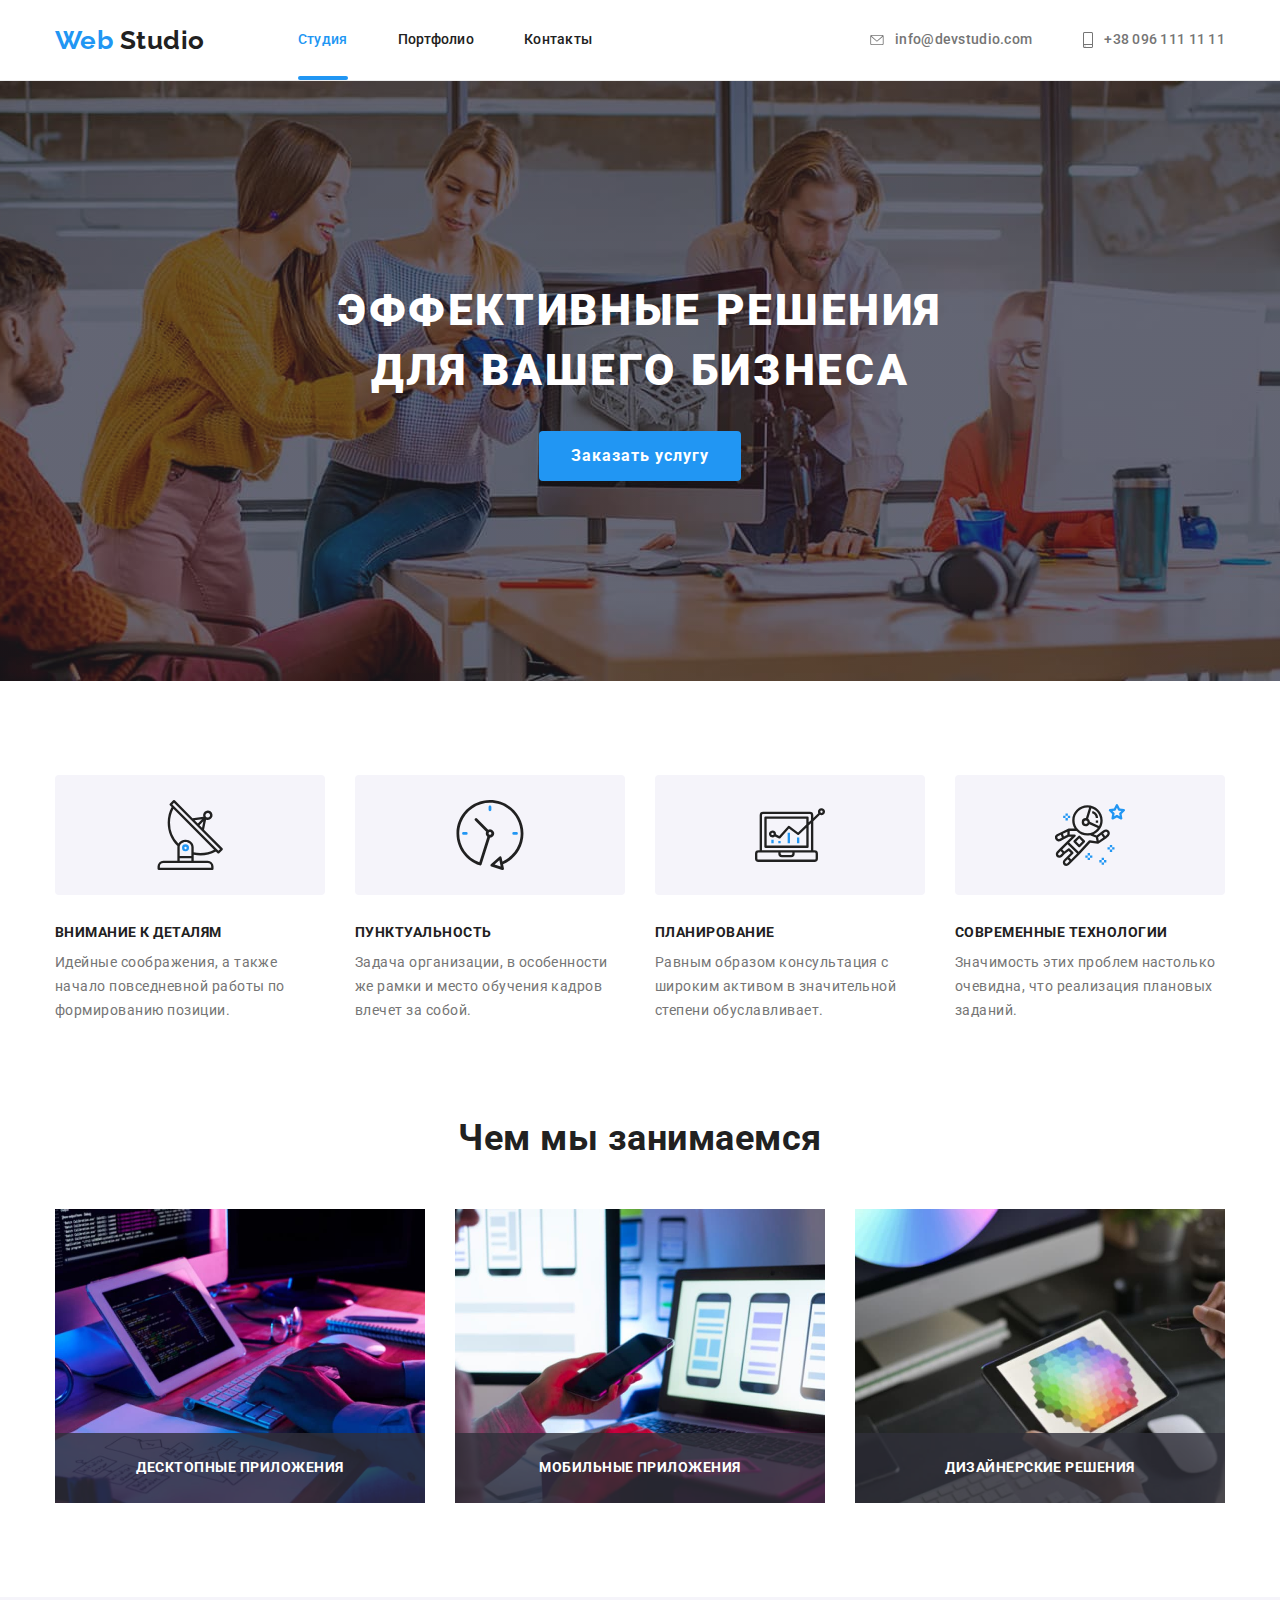
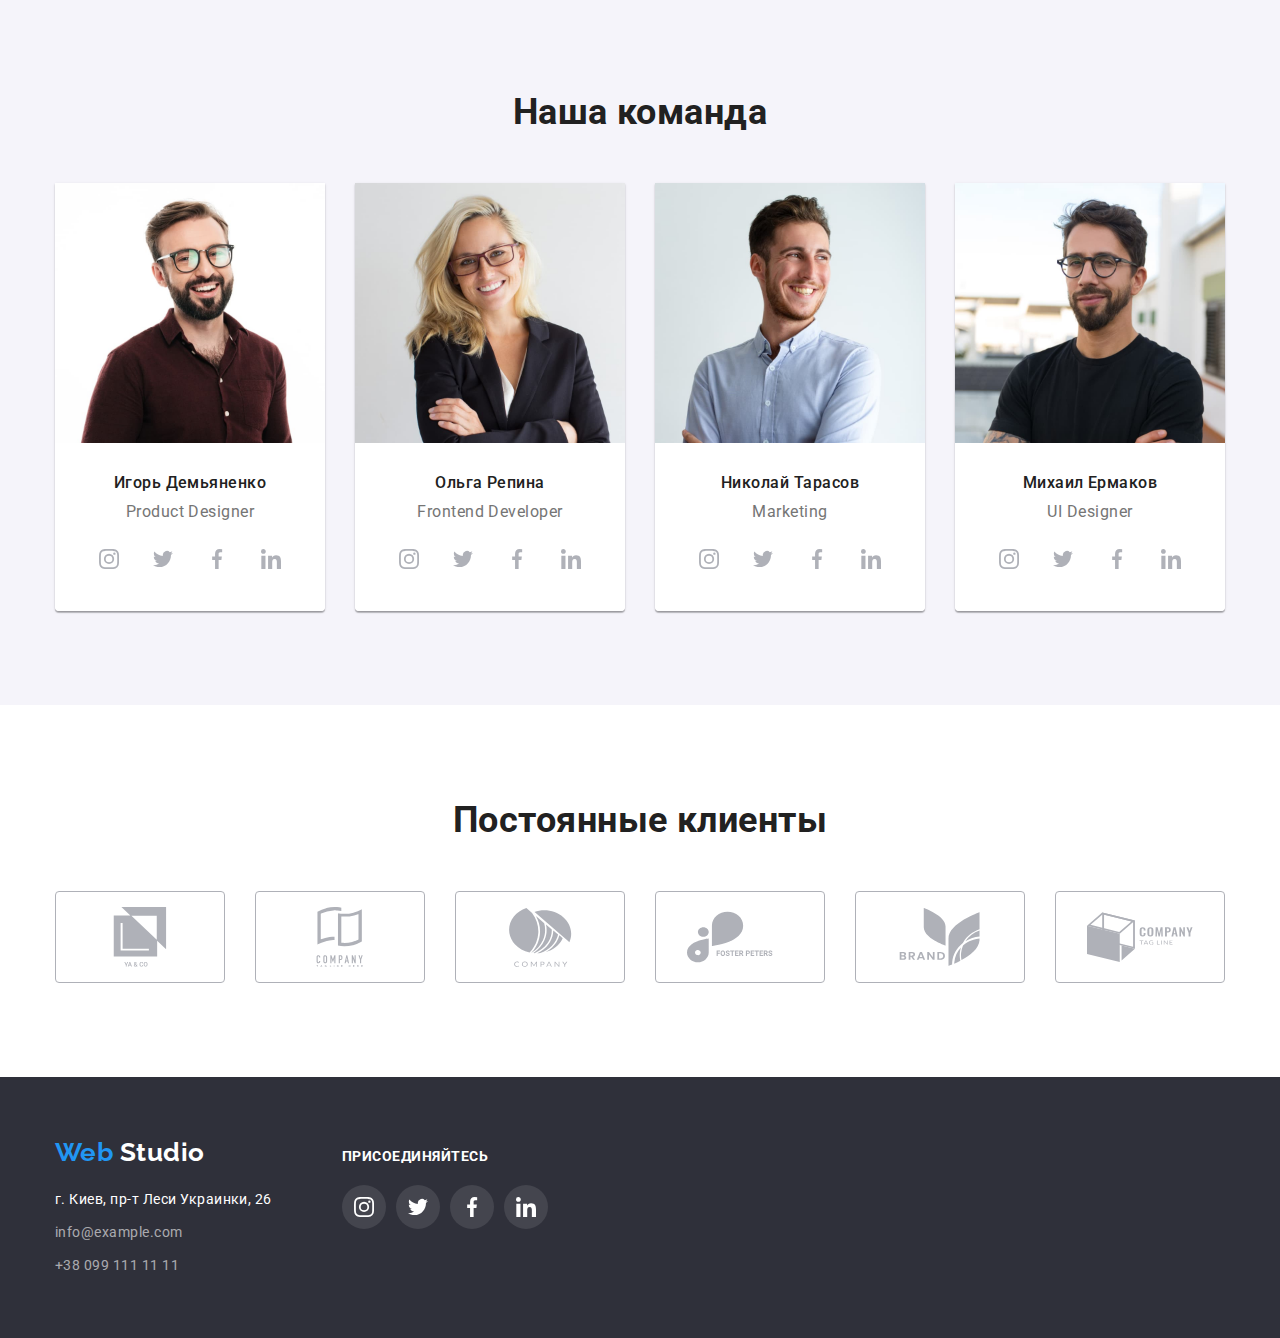
<file: index.html>
<!DOCTYPE html>
<html lang="ru">
  <head>
    <meta charset="UTF-8" />
    <meta http-equiv="X-UA-Compatible" content="IE=edge" />
    <meta name="viewport" content="width=device-width, initial-scale=1.0" />
    <link rel="preconnect" href="https://fonts.googleapis.com" />
    <link rel="preconnect" href="https://fonts.gstatic.com" crossorigin />
    <title>ВЕБ-Студия</title>
    <link
      href="https://fonts.googleapis.com/css2?family=Montserrat:wght@700&family=Raleway:wght@700&family=Roboto:wght@400;500;700;900&display=swap"
      rel="stylesheet"
    />
    <link
      rel="stylesheet"
      href="https://cdnjs.cloudflare.com/ajax/libs/modern-normalize/1.1.0/modern-normalize.min.css"
    />
    <link rel="stylesheet" href="./css/styles.css" />
  </head>
  <body>
    <header class="nav-header">
      <div class="header-box container">
        <a class="logo-link link" href="./index.html">
          <span lang="en" class="logo-web">Web</span>
          <span lang="en" class="logo-studio">Studio</span>
        </a>
        <nav class="nav">
          <ul class="nav-list list">
            <li class="nav-list-item">
              <a class="link current" href="./index.html">Студия</a>
            </li>
            <li class="nav-list-item">
              <a class="link" href="./portfolio.html">Портфолио</a>
            </li>
            <li class="nav-list-item">
              <a class="link" href="/">Контакты</a>
            </li>
          </ul>
        </nav>
        <ul class="list-contacts list">
          <li class="contacts-item">
            <a class="contacts-item-link link" href="info@devstudio.com">
              <svg class="svg-icon-envelope" width="16" height="10">
                <use href="./images/svg/icons.svg#icon-envelope"></use>
              </svg>
              info@devstudio.com
            </a>
          </li>
          <li class="contacts-item">
            <a class="contacts-item-link link" href="+380961111111">
              <svg class="svg-icon-phone" width="12" height="16">
                <use href="./images/svg/icons.svg#icon-smartphone"></use>
              </svg>
              +38 096 111 11 11</a
            >
          </li>
        </ul>
      </div>
    </header>
    <main>
      <section class="hero">
        <div class="hero-box container">
          <h1 class="hero-section-title">Эффективные решения для вашего бизнеса</h1>
          <button data-modal-open type="button" class="hero-btn">
            <span class="hero-btn-text">Заказать услугу</span>
          </button>
      </section>
      <section class="qualities section">
        <div class="qualities-box container">
          <h2 class="qualities-title">Качества компании</h2>
          <ul class="qualities-list list">
            <li class="qualities-list-item">
              <div class="background-svg-icon">
                <svg class="svg-icon-satellite" width="70" height="70">
                  <use href="./images/svg/icons.svg#icon-satellite"></use>
                </svg>
              </div>
              <h3 class="qualities-list-title">Внимание к деталям</h3>
              <p class="qualities-list-text">
                Идейные соображения, а также начало повседневной работы по формированию позиции.
              </p>
            </li>
            <li class="qualities-list-item">
              <div class="background-svg-icon">
                <svg class="svg-icon-satellite" width="70" height="70">
                  <use href="./images/svg/icons.svg#icon-clock"></use>
                </svg>
              </div>
              <h3 class="qualities-list-title">Пунктуальность</h3>
              <p class="qualities-list-text">
                Задача организации, в особенности же рамки и место обучения кадров влечет за собой.
              </p>
            </li>
            <li class="qualities-list-item">
              <div class="background-svg-icon">
                <svg class="svg-icon-satellite" width="70" height="70">
                  <use href="./images/svg/icons.svg#icon-diagram"></use>
                </svg>
              </div>
              <h3 class="qualities-list-title">Планирование</h3>
              <p class="qualities-list-text">
                Равным образом консультация с широким активом в значительной степени обуславливает.
              </p>
            </li>
            <li class="qualities-list-item">
              <div class="background-svg-icon">
                <svg class="svg-icon-satellite" width="70" height="70">
                  <use href="./images/svg/icons.svg#icon-astronaut"></use>
                </svg>
              </div>
              <h3 class="qualities-list-title">Современные технологии</h3>
              <p class="qualities-list-text">
                Значимость этих проблем настолько очевидна, что реализация плановых заданий.
              </p>
            </li>
          </ul>
        </div>
      </section>
      <section class="products section">
        <div class="products-box container">
          <h2 class="products-title">Чем мы занимаемся</h2>
          <ul class="products-list list">
            <li class="products-item">
                <img class="products-img" src="./images/img_1.jpg" 
                alt="Верстает код" 
                width="370" 
                height="294" 
                />
                <span class="products-text">Десктопные приложения</span>
            </li>
            <li class="products-item">
                <img class="products-img" src="./images/img_2.jpg"
                  alt="Разработка мобильных приложений"
                  width="370"
                  height="294"
                />
                <span class="products-text">Мобильные приложения</span>
            </li>
            <li class="products-item">
                <img class="products-img" src="./images/img_3.jpg" 
                alt="Графический дизайн" 
                width="370" 
                height="294" 
                />
                <span class="products-text">Дизайнерские решения</span>
            </li>
          </ul>
        </div>
      </section>
      <section class="team section">
        <div class="container">
          <h2 class="team-title">Наша команда</h2>
          <ul class="team-list list">
            <li class="team-list-item">
              <img class="team-img"
                src="./images/photo_igor_demyanenko.jpg"
                alt="Дизайнер продукта"
                width="270"
                height="260"
              />
              <div class="team-text-box">
                <p class="team-name">Игорь Демьяненко</p>
                <p>
                  <span lang="en" class="team-position">Product Designer</span>
                </p>
                <ul class="team-soc-list list">
                  <li class="team-soc-item">
                    <a href="https://www.instagram.com/" target="_blank" rel= "nofollow noopener" class="team-soc-link link"
                      ><svg class="team-soc-icon" width="20" height="20">
                        <use href="./images/svg/icons.svg#icon-instagram"></use></svg
                    ></a>
                  </li>
                  <li class="team-soc-item">
                    <a href="https://twitter.com/" target="_blank" rel= "nofollow noopener" class="team-soc-link link"
                      ><svg class="team-soc-icon" width="20" height="20">
                        <use href="./images/svg/icons.svg#icon-twitter"></use></svg
                    ></a>
                  </li>
                  <li class="team-soc-item">
                    <a href="https://facebook.com/" target="_blank" rel= "nofollow noopener" class="team-soc-link link"
                      ><svg class="team-soc-icon" width="20" height="20">
                      <use href="./images/svg/icons.svg#icon-facebook"></use></
                    ></a>
                  </li>
                  <li class="team-soc-item">
                    <a href="https://www.linkedin.com/" target="_blank" rel= "nofollow noopener" class="team-soc-link link"
                      ><svg class="team-soc-icon" width="20" height="20">
                        <use href="./images/svg/icons.svg#icon-linkedin"></use></svg
                    ></a>
                  </li>
                </ul>
              </div>
            </li>
            <li class="team-list-item">
              <img class="team-img"
                src="./images/photo_olga_repina.jpg"
                alt="Фронтенд-разработчик"
                width="270"
                height="260"
              />
              <div class="team-text-box">
                <p class="team-name">Ольга Репина</p>
                <p>
                  <span lang="en" class="team-position">Frontend Developer</span>
                </p>
                  <ul class="team-soc-list list">
                  <li class="team-soc-item">
                    <a href="https://www.instagram.com/" target="_blank" rel= "nofollow noopener" class="team-soc-link link"
                      ><svg class="team-soc-icon" width="20" height="20">
                        <use href="./images/svg/icons.svg#icon-instagram"></use></svg
                    ></a>
                  </li>
                  <li class="team-soc-item">
                    <a href="https://twitter.com/" target="_blank" rel= "nofollow noopener" class="team-soc-link link"
                      ><svg class="team-soc-icon" width="20" height="20">
                        <use href="./images/svg/icons.svg#icon-twitter"></use></svg
                    ></a>
                  </li>
                  <li class="team-soc-item">
                    <a href="https://facebook.com/" target="_blank" rel= "nofollow noopener" class="team-soc-link link"
                      ><svg class="team-soc-icon" width="20" height="20">
                      <use href="./images/svg/icons.svg#icon-facebook"></use></
                    ></a>
                  </li>
                  <li class="team-soc-item">
                    <a href="https://www.linkedin.com/" target="_blank" rel= "nofollow noopener" class="team-soc-link link"
                      ><svg class="team-soc-icon" width="20" height="20">
                        <use href="./images/svg/icons.svg#icon-linkedin"></use></svg
                    ></a>
                  </li>
                </ul>
              </div>
            </li>
            <li class="team-list-item">
              <img class="team-img"
                src="./images/photo_nikolai_tarasov.jpg"
                alt="Маркетинг"
                width="270"
                height="260"
              />
              <div class="team-text-box">
                <p class="team-name">Николай Тарасов</p>
                <p>
                  <span lang="en" class="team-position">Marketing</span>
                </p>
                  <ul class="team-soc-list list">
                  <li class="team-soc-item">
                    <a href="https://www.instagram.com/" target="_blank" rel= "nofollow noopener" class="team-soc-link link"
                      ><svg class="team-soc-icon" width="20" height="20">
                        <use href="./images/svg/icons.svg#icon-instagram"></use></svg
                    ></a>
                  </li>
                  <li class="team-soc-item">
                    <a href="https://twitter.com/" target="_blank" rel= "nofollow noopener" class="team-soc-link link"
                      ><svg class="team-soc-icon" width="20" height="20">
                        <use href="./images/svg/icons.svg#icon-twitter"></use></svg
                    ></a>
                  </li>
                  <li class="team-soc-item">
                    <a href="https://facebook.com/" target="_blank" rel= "nofollow noopener" class="team-soc-link link"
                      ><svg class="team-soc-icon" width="20" height="20">
                      <use href="./images/svg/icons.svg#icon-facebook"></use></
                    ></a>
                  </li>
                  <li class="team-soc-item">
                    <a href="https://www.linkedin.com/" target="_blank" rel= "nofollow noopener" class="team-soc-link link"
                      ><svg class="team-soc-icon" width="20" height="20">
                        <use href="./images/svg/icons.svg#icon-linkedin"></use></svg
                    ></a>
                  </li>
                </ul>
              </div>
            </li>
            <li class="team-list-item">
              <img class="team-img"
                src="./images/photo_mikhail_ermakov.jpg"
                alt="Дизайнер пользовательского интерфейса"
                width="270"
                height="260"
              />
              <div class="team-text-box">
                <p class="team-name">Михаил Ермаков</p>
                <p>
                  <span lang="en" class="team-position">UI Designer</span>
                </p>
                  <ul class="team-soc-list list">
                  <li class="team-soc-item">
                    <a href="https://www.instagram.com/" target="_blank" rel= "nofollow noopener" class="team-soc-link link">
                      <svg class="team-soc-icon" width="20" height="20">
                        <use href="./images/svg/icons.svg#icon-instagram"></use>
                      </svg>
                    </a>
                  </li>
                  <li class="team-soc-item">
                    <a href="https://twitter.com/" target="_blank" rel= "nofollow noopener" class="team-soc-link link">
                      <svg class="team-soc-icon" width="20" height="20">
                        <use href="./images/svg/icons.svg#icon-twitter"></use>
                      </svg>
                    </a>
                  </li>
                  <li class="team-soc-item">
                    <a href="https://facebook.com/" target="_blank" rel= "nofollow noopener" class="team-soc-link link">
                      <svg class="team-soc-icon" width="20" height="20">
                        <use href="./images/svg/icons.svg#icon-facebook"></use>
                      </svg>
                    </a>
                  </li>
                  <li class="team-soc-item">
                    <a href="https://www.linkedin.com/" target="_blank" rel= "nofollow noopener" class="team-soc-link link">
                      <svg class="team-soc-icon" width="20" height="20">
                        <use href="./images/svg/icons.svg#icon-linkedin"></use>
                      </svg>
                    </a>
                  </li>
                </ul>
              </div>
            </li>
          </ul>
        </div>
      </section>
      <section class="section-clients section">
        <div class="container">
          <h2 class="title-clients">Постоянные клиенты</h2>
          <ul class="clients-list list">
            <li class="clients-item">
              <a href="" class="clients-link">
                <svg class="clients-icon" width="106" height="60">
                  <use href="./images/svg/icons.svg#icon-company-a"></use>
                </svg>
              </a>
            </li>
            <li class="clients-item">
              <a href="" class="clients-link">
                <svg class="clients-icon" width="106" height="60">
                  <use href="./images/svg/icons.svg#icon-company-b"></use>
              </svg>
              </a>
            </li>
            <li class="clients-item">
              <a href="" class="clients-link">
                <svg class="clients-icon" width="106" height="60">
                  <use href="./images/svg/icons.svg#icon-company-c"></use>
                </svg>
              </a> 
            </li>
            <li class="clients-item">
              <a href="" class="clients-link">
                <svg class="clients-icon" width="106" height="60">
                  <use href="./images/svg/icons.svg#icon-company-d"></use>
                </svg>
              </a>
            </li>
            <li class="clients-item">
              <a href="" class="clients-link">
                <svg class="clients-icon" width="106" height="60">
                  <use href="./images/svg/icons.svg#icon-company-e"></use>
                </svg>
              </a>  
            </li>
            <li class="clients-item">
              <a href="" class="clients-link">
                <svg class="clients-icon" width="106" height="60">
                  <use href="./images/svg/icons.svg#icon-company-f"></use>
                </svg>
              </a>
            </li>
          </ul>
        </div>
      </section>
    </main>
    <footer class="footer">
      <div class="footer-box container">
        <div>
          <a class="footer-link link" href="./index.html">
            <span lang="en" class="footer-web">Web</span>
            <span lang="en" class="footer-studio">Studio</span>
          </a>
          <address>
            <ul class="footer-list list">
              <li class="footer-address">г. Киев, пр-т Леси Украинки, 26</li>
              <li><a class="footer-mail link" href="meilto:info@example.com">info@example.com</a></li>
              <li><a class="footer-tel link" href="tel:+380991111111">+38 099 111 11 11</a></li>
            </ul>
          </address>
        </div>
        <div class="footer-icon-box">
          <span class="footer-title">Присоединяйтесь</span>
          <ul class="footer-list-icon list">
            <li class="footer-icon-item">
              <a href="https://www.instagram.com/" target="_blank" rel= "nofollow noopener" class="footer-icon-link link">
                <svg class="footer-icon" width="20" height="20">
                  <use href="./images/svg/icons.svg#icon-instagram"></use>
                </svg>
              </a>
            </li>
            <li class="footer-icon-item">
              <a href="https://twitter.com/" target="_blank" rel= "nofollow noopener" class="footer-icon-link link">
                <svg class="footer-icon" width="20" height="20">
                  <use href="./images/svg/icons.svg#icon-twitter"></use>
                </svg>
              </a>
            </li>
            <li class="footer-icon-item">
              <a href="https://facebook.com/" target="_blank" rel= "nofollow noopener" class="footer-icon-link link">
                <svg class="footer-icon" width="20" height="20">
                  <use href="./images/svg/icons.svg#icon-facebook"></use>
                </svg>
              </a>
            </li>
            <li class="footer-icon-item">
              <a href="https://www.linkedin.com/" target="_blank" rel= "nofollow noopener" class="footer-icon-link link">
                <svg class="footer-icon" width="20" height="20">
                  <use href="./images/svg/icons.svg#icon-linkedin"></use>
                </svg>
              </a>
            </li>
          </ul>
        </div>
      </div>
    </footer>
    <div class="backdrop is-hidden" data-modal>
            <div class="modal">
              <p>
                Lorem ipsum dolor sit amet, consectetur adipisicing elit. Minus, debitis?
              </p>
              <button type="button" data-modal-close></button>
            </div>
          </div>
        </div>
    <script src="./js/modal.js"></script>
  </body>
</html>
</file>
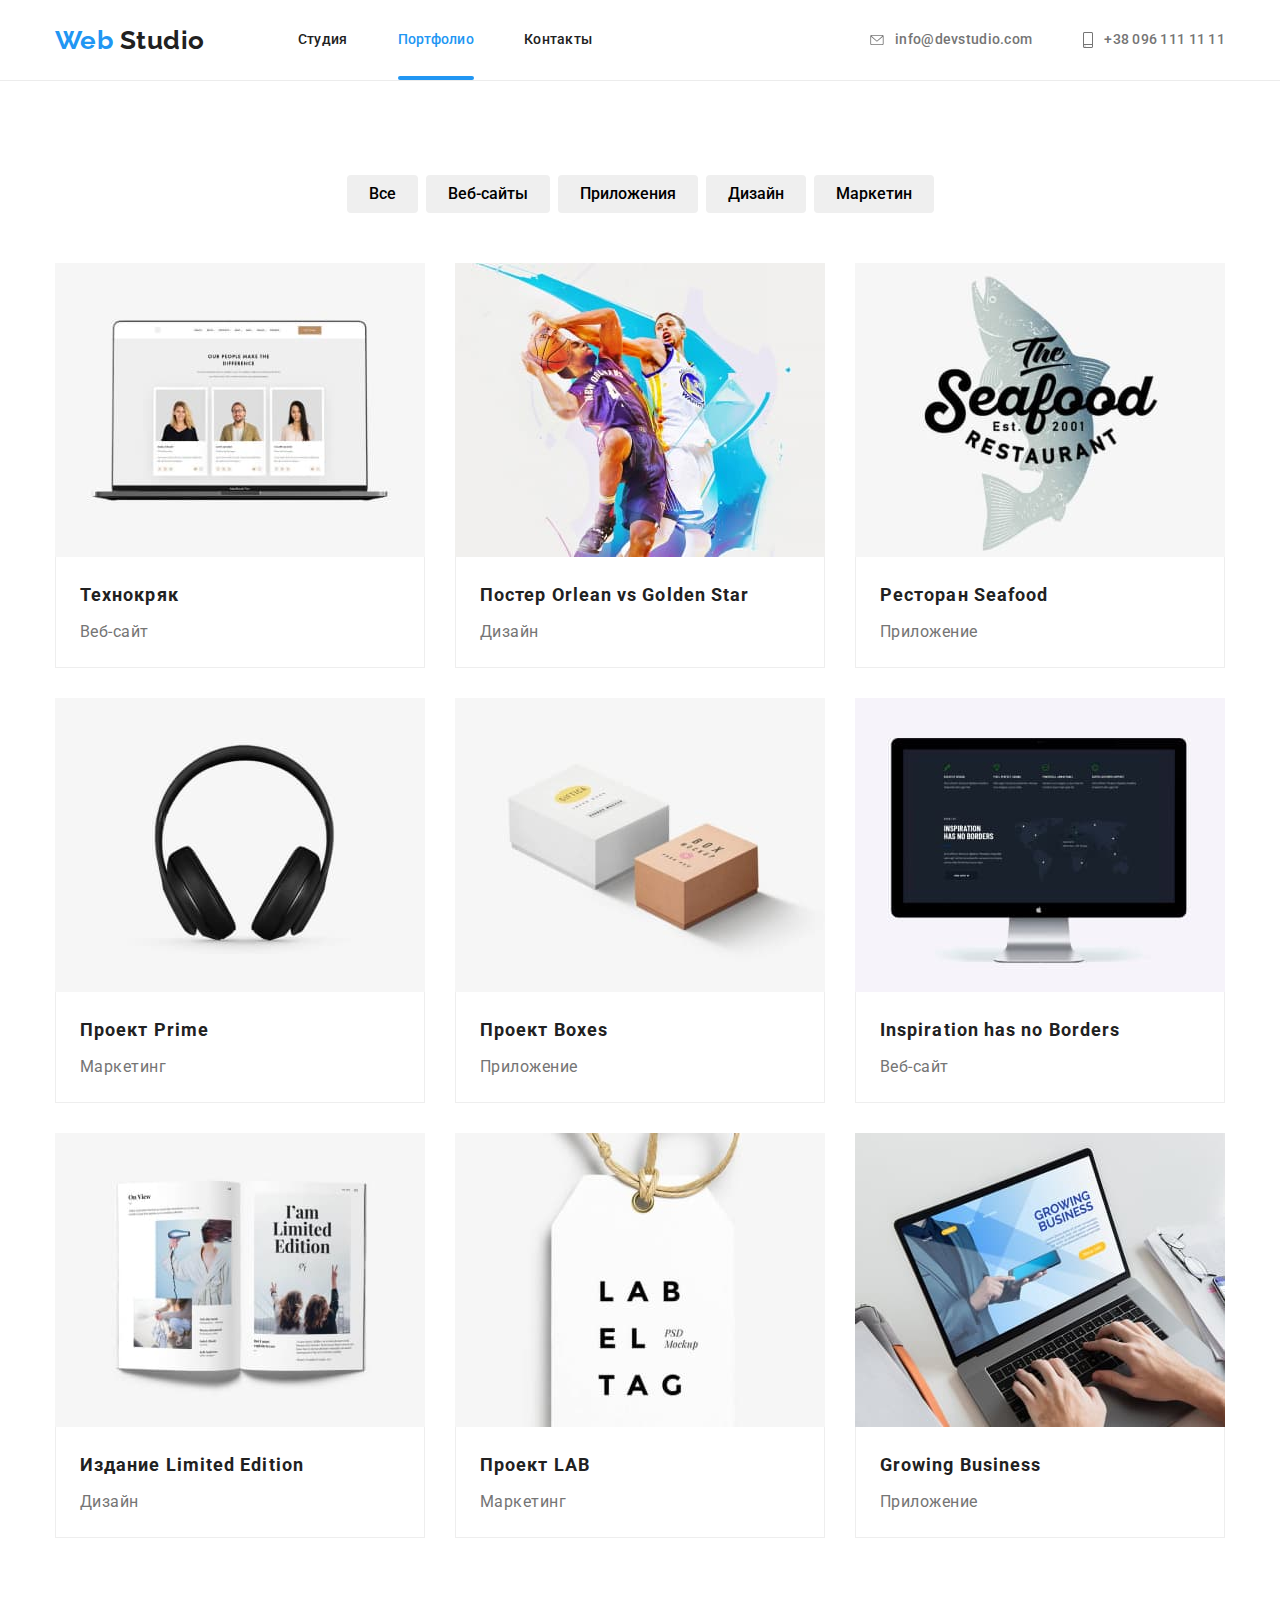
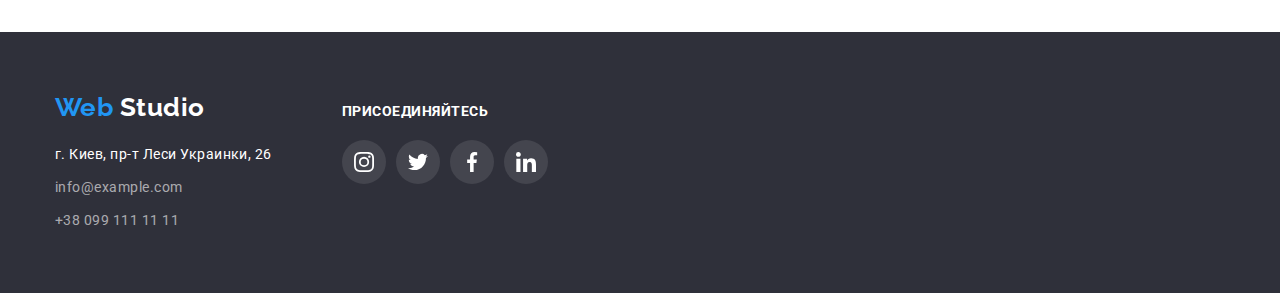
<file: portfolio.html>
<!DOCTYPE html>
<html lang="ru">
  <head>
    <meta charset="UTF-8" />
    <meta http-equiv="X-UA-Compatible" content="IE=edge" />
    <meta name="viewport" content="width=device-width, initial-scale=1.0" />
    <link rel="preconnect" href="https://fonts.googleapis.com" />
    <link rel="preconnect" href="https://fonts.gstatic.com" crossorigin />
    <title>Портфолио</title>
    <link
      href="https://fonts.googleapis.com/css2?family=Montserrat:wght@700&family=Raleway:wght@700&family=Roboto:wght@400;500;700;900&display=swap"
      rel="stylesheet"
    />
    <link
      rel="stylesheet"
      href="https://cdnjs.cloudflare.com/ajax/libs/modern-normalize/1.1.0/modern-normalize.min.css"
    />
    <link rel="stylesheet" href="./css/styles.css" />
  </head>
  <body>
    <header class="nav-header">
      <div class="header-box container">
        <a class="logo-link link" href="./index.html">
          <span lang="en" class="logo-web">Web</span>
          <span lang="en" class="logo-studio">Studio</span>
        </a>
        <nav class="nav">
          <ul class="nav-list list">
            <li class="nav-list-item">
              <a class="link" href="./index.html">Студия</a>
            </li>
            <li class="nav-list-item">
              <a class="link current" href="./portfolio.html">Портфолио</a>
            </li>
            <li class="nav-list-item">
              <a class="link" href="/">Контакты</a>
            </li>
          </ul>
        </nav>
        <ul class="list-contacts list">
          <li class="contacts-item">
            <a class="contacts-item-link link" href="info@devstudio.com">
              <svg class="svg-icon-envelope" width="16" height="10">
                <use href="./images/svg/icons.svg#icon-envelope"></use>
              </svg>
              info@devstudio.com
            </a>
          </li>
          <li class="contacts-item">
            <a class="contacts-item-link link" href="+380961111111">
              <svg class="svg-icon-phone" width="12" height="16">
                <use href="./images/svg/icons.svg#icon-smartphone"></use>
              </svg>
              +38 096 111 11 11</a
            >
          </li>
        </ul>
      </div>
    </header>
    <main>
      <section class="gallery section">
        <div class="container">
          <h1 class="gallery-title">Галерея проектов</h1>
          <ul class="filter-list-btn list">
            <li class="button-item">
              <button type="button" class="filter-btn">Все</button>
            </li>
            <li class="button-item">
              <button type="button" class="filter-btn">Веб-сайты</button>
            </li>
            <li class="button-item">
              <button type="button" class="filter-btn">Приложения</button>
            </li>
            <li class="button-item">
              <button type="button" class="filter-btn">Дизайн</button>
            </li>
            <li class="button-item">
              <button type="button" class="filter-btn">Маркетин</button>
            </li>
          </ul>
          <ul class="gallery-list list">
            <li class="gallery-item">
              <a class="link" href="./portfolio.html">
                <div class="gallery-img-box">
                  <img
                    class="gallery-img"
                    src="./images/project_img_1.jpg"
                    alt="Ноутбук с открытым на нем сайтом"
                    width="370"
                    height="294"
                  />
                  <p class="gallery-paragraph">
                    Ресурс предлагает комплексные предложения с разным уровнем функционала и
                    сервисов. Все это позволит посетителю получить исчерпывающие сведения <br />
                    о компании или частном лице.
                  </p>
                </div>
                <div class="gallery-text-box">
                  <h2 class="gallery-project-title">Технокряк</h2>
                  <p class="gallery-project-text">Веб-сайт</p>
                </div>
              </a>
            </li>
            <li class="gallery-item">
              <a class="link" href="./portfolio.html">
                <div class="gallery-img-box">
                  <img
                    class="gallery-img"
                    src="./images/project_img_2.jpg"
                    alt="Постер с баскетболистами"
                    width="370"
                    height="294"
                  />
                  <p class="gallery-paragraph">
                    Ресурс предлагает комплексные предложения с разным уровнем функционала и
                    сервисов. Все это позволит посетителю получить исчерпывающие сведения <br />
                    о компании или частном лице.
                  </p>
                </div>
                <div class="gallery-text-box">
                  <h2 class="gallery-project-title">
                    Постер <span lang="en">Orlean vs Golden Star</span>
                  </h2>
                  <p class="gallery-project-text">Дизайн</p>
                </div>
              </a>
            </li>
            <li class="gallery-item">
              <a class="link" href="./portfolio.html">
                <div class="gallery-img-box">
                  <img
                    class="gallery-img"
                    src="./images/project_img_3.jpg"
                    alt="Логотип ресторана"
                    width="370"
                    height="294"
                  />
                  <p class="gallery-paragraph">
                    Ресурс предлагает комплексные предложения с разным уровнем функционала и
                    сервисов. Все это позволит посетителю получить исчерпывающие сведения <br />
                    о компании или частном лице.
                  </p>
                </div>
                <div class="gallery-text-box">
                  <h2 class="gallery-project-title">Ресторан <span lang="en">Seafood</span></h2>
                  <p class="gallery-project-text">Приложение</p>
                </div>
              </a>
            </li>
            <li class="gallery-item">
              <a class="link" href="./portfolio.html">
                <div class="gallery-img-box">
                  <img
                    class="gallery-img"
                    src="./images/project_img_4.jpg"
                    alt="Аудио наушники"
                    width="370"
                    height="294"
                  />
                  <p class="gallery-paragraph">
                    Ресурс предлагает комплексные предложения с разным уровнем функционала и
                    сервисов. Все это позволит посетителю получить исчерпывающие сведения <br />
                    о компании или частном лице.
                  </p>
                </div>
                <div class="gallery-text-box">
                  <h2 class="gallery-project-title">Проект <span lang="en">Prime</span></h2>
                  <p class="gallery-project-text">Маркетинг</p>
                </div>
              </a>
            </li>
            <li class="gallery-item">
              <a class="link" href="./portfolio.html">
                <div class="gallery-img-box">
                  <img
                    class="gallery-img"
                    src="./images/project_img_5.jpg"
                    alt="Две картонные коробки"
                    width="370"
                    height="294"
                  />
                  <p class="gallery-paragraph">
                    Ресурс предлагает комплексные предложения с разным уровнем функционала и
                    сервисов. Все это позволит посетителю получить исчерпывающие сведения <br />
                    о компании или частном лице.
                  </p>
                </div>
                <div class="gallery-text-box">
                  <h2 class="gallery-project-title">Проект <span lang="en">Boxes</span></h2>
                  <p class="gallery-project-text">Приложение</p>
                </div>
              </a>
            </li>
            <li class="gallery-item">
              <a class="link" href="./portfolio.html">
                <div class="gallery-img-box">
                  <img
                    class="gallery-img"
                    src="./images/project_img_6.jpg"
                    alt="Монитор с открытым на нем сайтом"
                    width="370"
                    height="294"
                  />
                  <p class="gallery-paragraph">
                    Ресурс предлагает комплексные предложения с разным уровнем функционала и
                    сервисов. Все это позволит посетителю получить исчерпывающие сведения <br />
                    о компании или частном лице.
                  </p>
                </div>
                <div class="gallery-text-box">
                  <h2 class="gallery-project-title" lang="en">Inspiration has no Borders</h2>
                  <p class="gallery-project-text">Веб-сайт</p>
                </div>
              </a>
            </li>
            <li class="gallery-item">
              <a class="link" href="./portfolio.html">
                <div class="gallery-img-box">
                  <img
                    class="gallery-img"
                    src="./images/project_img_7.jpg"
                    alt="Женский журнал"
                    width="370"
                    height="294"
                  />
                  <p class="gallery-paragraph">
                    Ресурс предлагает комплексные предложения с разным уровнем функционала и
                    сервисов. Все это позволит посетителю получить исчерпывающие сведения <br />
                    о компании или частном лице.
                  </p>
                </div>
                <div class="gallery-text-box">
                  <h2 class="gallery-project-title">
                    Издание <span lang="en">Limited Edition</span>
                  </h2>
                  <p class="gallery-project-text">Дизайн</p>
                </div>
              </a>
            </li>
            <li class="gallery-item">
              <a class="link" href="./portfolio.html">
                <div class="gallery-img-box">
                  <img
                    class="gallery-img"
                    src="./images/project_img_8.jpg"
                    alt="Бирка с логотипом"
                    width="370"
                    height="294"
                  />
                  <p class="gallery-paragraph">
                    Ресурс предлагает комплексные предложения с разным уровнем функционала и
                    сервисов. Все это позволит посетителю получить исчерпывающие сведения <br />
                    о компании или частном лице.
                  </p>
                </div>
                <div class="gallery-text-box">
                  <h2 class="gallery-project-title">Проект <span lang="en">LAB</span></h2>
                  <p class="gallery-project-text">Маркетинг</p>
                </div>
              </a>
            </li>
            <li class="gallery-item">
              <a class="link" href="./portfolio.html">
                <div class="gallery-img-box">
                  <img
                    class="gallery-img"
                    src="./images/project_img_9.jpg"
                    alt="Человек работает за ноутбуком"
                    width="370"
                    height="294"
                  />
                  <p class="gallery-paragraph">
                    Ресурс предлагает комплексные предложения с разным уровнем функционала и
                    сервисов. Все это позволит посетителю получить исчерпывающие сведения <br />
                    о компании или частном лице.
                  </p>
                </div>
                <div class="gallery-text-box">
                  <h2 class="gallery-project-title" lang="en">Growing Business</h2>
                  <p class="gallery-project-text">Приложение</p>
                </div>
              </a>
            </li>
          </ul>
        </div>
      </section>
    </main>
    <footer class="footer">
      <div class="footer-box container">
        <div>
          <a class="footer-link link" href="./index.html">
            <span lang="en" class="footer-web">Web</span>
            <span lang="en" class="footer-studio">Studio</span>
          </a>
          <address>
            <ul class="footer-list list">
              <li class="footer-address">г. Киев, пр-т Леси Украинки, 26</li>
              <li>
                <a class="footer-mail link" href="meilto:info@example.com">info@example.com</a>
              </li>
              <li><a class="footer-tel link" href="tel:+380991111111">+38 099 111 11 11</a></li>
            </ul>
          </address>
        </div>
        <div class="footer-icon-box">
          <span class="footer-title">Присоединяйтесь</span>
          <ul class="footer-list-icon list">
            <li class="footer-icon-item">
              <a
                href="https://www.instagram.com/"
                target="_blank"
                rel="nofollow noopener"
                class="footer-icon-link link"
              >
                <svg class="footer-icon" width="20" height="20">
                  <use href="./images/svg/icons.svg#icon-instagram"></use>
                </svg>
              </a>
            </li>
            <li class="footer-icon-item">
              <a
                href="https://twitter.com/"
                target="_blank"
                rel="nofollow noopener"
                class="footer-icon-link link"
              >
                <svg class="footer-icon" width="20" height="20">
                  <use href="./images/svg/icons.svg#icon-twitter"></use>
                </svg>
              </a>
            </li>
            <li class="footer-icon-item">
              <a
                href="https://facebook.com/"
                target="_blank"
                rel="nofollow noopener"
                class="footer-icon-link link"
              >
                <svg class="footer-icon" width="20" height="20">
                  <use href="./images/svg/icons.svg#icon-facebook"></use>
                </svg>
              </a>
            </li>
            <li class="footer-icon-item">
              <a
                href="https://www.linkedin.com/"
                target="_blank"
                rel="nofollow noopener"
                class="footer-icon-link link"
              >
                <svg class="footer-icon" width="20" height="20">
                  <use href="./images/svg/icons.svg#icon-linkedin"></use>
                </svg>
              </a>
            </li>
          </ul>
        </div>
      </div>
    </footer>
  </body>
</html>
</file>
<file: css/styles.css>
:root {
  --brand-color-hero-footer: #2f303a;
  --brand-color-accent: #2196f3;
  --brand-color_3: #212121;
  --brand-color_4: #e5e5e5;
  --brand-color-text: #757575;
  --brand-color_6: #ffffff;
  --fone-svg-img: #f5f4fa;
  --time-function: cubic-bezier(0.4, 0, 0.2, 1);
}

body {
  font-family: 'roboto', 'sans-serif';
  letter-spacing: 0.03em;
  color: var(--brand-color_3);
}
.container {
  width: 1200px;
  padding: 0 15px;
  margin-left: auto;
  margin-right: auto;
}

.section {
  padding: 94px 0;
}

/* Сброс стилей */

h1,
h2,
h3,
h4,
h5,
h6,
ul,
p {
  margin: 0;
  padding: 0;
}

/* Скрытые элементы */

.list {
  list-style: none;
}

.qualities-title,
.gallery-title {
  position: absolute;
  width: 1px;
  height: 1px;
  margin: -1px;
  border: 0;
  padding: 0;
  white-space: nowrap;
  clip-path: inset(100%);
  clip: rect(0 0 0 0);
  overflow: hidden;
}

.link {
  text-decoration: none;
}

/* Шапка */
.header-box {
  display: flex;
  align-items: center;
  margin-top: 0;
}

.nav-list {
  display: flex;
}

.list-contacts {
  display: flex;
  margin-left: auto;
}

.contacts-item-link {
  padding: 32px 0;
}

.contacts-item:not(:last-child) {
  padding-right: 50px;
}

.nav-header {
  margin-left: auto;
  margin-right: auto;
  border-bottom-width: 1px;
  border-bottom-style: solid;
  border-bottom-color: #ececec;
  background: var(--brand-color_6);
}

.logo-link {
  margin-right: 93px;
  font-family: 'Raleway';
  font-weight: 700;
  font-size: 26px;
  line-height: 1.19;
}

.logo-web {
  color: var(--brand-color-accent);
}

.logo-studio {
  color: var(--brand-color_3);
}

.nav-list .link {
  display: block;
  padding: 32px 0;

  color: var(--brand-color_3);
  font-weight: 500;
  font-size: 14px;
  line-height: 1.14;
  letter-spacing: 0.02em;
  transition: color 250ms var(--time-function);
}

.nav-list .link:hover,
.nav-list .link:focus {
  color: var(--brand-color-accent);
}

.nav .nav-list .current {
  color: var(--brand-color-accent);
}
.nav-list-item {
  position: relative;
}

.current::after {
  content: '';
  position: absolute;
  bottom: 0;

  display: block;
  width: 100%;
  height: 4px;
  background: #2196f3;
  border-radius: 2px;
}

.nav-list-item + .nav-list-item {
  margin-left: 50px;
}

.contacts-item-link:hover,
.contacts-item-link:focus {
  color: var(--brand-color-accent);
}

.contacts-item-link {
  display: inline-flex;
  align-items: center;

  font-weight: 500;
  font-size: 14px;
  line-height: 1.14;
  letter-spacing: 0.02em;
  color: var(--brand-color-text);
  transition: color 250ms var(--time-function);
}

.svg-icon-envelope {
  margin-right: 10px;
  fill: currentColor;
}

.svg-icon-phone {
  margin-right: 10px;
  fill: currentColor;
}
/* Заголовок H1 */

.hero {
  height: 600px;
  max-width: 1600px;
  margin-right: auto;
  margin-left: auto;
  padding-top: 200px;
  padding-bottom: 200px;
  background-image: linear-gradient(rgba(47, 48, 58, 0.4), rgba(47, 48, 58, 0.4)),
    url(../images/background-hero-img.jpg);
  background-repeat: no-repeat;
  background-size: cover;
  background-position: 50% 50%;
  background-color: var(--brand-color-hero-footer);
}

.hero-section-title {
  width: 696px;
  margin-left: auto;
  margin-right: auto;

  font-weight: 900;
  font-size: 44px;
  line-height: 1.36;
  letter-spacing: 0.06em;
  text-transform: uppercase;
  text-align: center;
  color: var(--brand-color_6);
}

.hero-btn {
  display: block;
  border: none;
  background-color: var(--brand-color-accent);
  margin-left: auto;
  margin-right: auto;
  margin-top: 30px;
  border-radius: 4px;
  padding: 10px 32px;
  transition: background-color 250ms var(--time-function);
}

.hero-btn:hover,
.hero-btn:focus {
  background-color: rgb(24, 140, 232);
}

.hero-btn-text {
  font-weight: 700;
  font-size: 16px;
  line-height: 1.88;
  letter-spacing: 0.06em;
  color: var(--brand-color_6);
}

/*Качества компании */

.qualities-list {
  display: flex;
}

.qualities-list li {
  width: 270px;
}

.qualities-list li + li {
  margin-left: 30px;
}

.qualities-list-title {
  margin-top: 30px;

  font-weight: 700;
  font-size: 14px;
  line-height: 1.14;
  text-transform: uppercase;
}

.qualities-list-text {
  font-size: 14px;
  line-height: 1.71;
  color: var(--brand-color-text);
  margin-top: 10px;
}

.background-svg-icon {
  display: flex;
  height: 120px;
  justify-content: center;
  align-items: center;
  border-radius: 4px;
  background-color: var(--fone-svg-img);
}

.hero + .section {
  padding-bottom: 0;
}
/* Чем мы занимаемся */

.products-title {
  margin-bottom: 50px;

  font-weight: 700;
  font-size: 36px;
  line-height: 1.17;
  text-align: center;
}
.products-list {
  display: flex;
  justify-content: space-between;
}

.products-item {
  position: relative;
}

.products-img {
  display: block;
}

.products-text {
  position: absolute;
  bottom: 0;
  left: 0;

  display: block;
  width: 370px;
  height: 70px;
  padding-top: 27px;

  font-weight: 700;
  font-size: 14px;
  line-height: 1.14;
  text-align: center;
  text-transform: uppercase;
  color: #ffffff;
  background: rgba(47, 48, 58, 0.8);
}

/* Наша команда */

.team {
  background: #f5f4fa;
}

.team-title {
  margin-bottom: 50px;

  font-weight: 700;
  font-size: 36px;
  line-height: 1.17;
  text-align: center;
}

.team-list {
  display: flex;
  justify-content: space-between;
}

.team-list-item {
  border-radius: 0px 0px 4px 4px;
  box-shadow: 0px 1px 3px rgba(0, 0, 0, 0.12), 0px 1px 1px rgba(0, 0, 0, 0.14),
    0px 2px 1px rgba(0, 0, 0, 0.2);
}

.team-img {
  display: block;
}

.team-text-box {
  padding-top: 30px;
  padding-bottom: 30px;
  text-align: center;
  border-radius: 0px 0px 4px 4px;
  background-color: var(--brand-color_6);
}
.team-name {
  font-weight: 500;
  font-size: 16px;
  line-height: 1.19;
}

.team-position {
  display: block;
  margin-top: 10px;

  font-size: 16px;
  line-height: 1.19;
  color: var(--brand-color-text);
}
.team-soc-list {
  display: flex;
  justify-content: center;
  margin-top: 16px;
}

.team-soc-item {
  width: 44px;
  height: 44px;
  margin-left: 10px;
}

.team-soc-item:first-child {
  margin-left: 0px;
}

.team-soc-link {
  display: flex;
  align-items: center;
  justify-content: center;
  width: 100%;
  height: 100%;
  border-radius: 50%;
  transition: background-color 250ms var(--time-function), fill 250ms var(--time-function);
}

.team-soc-link:hover,
.team-soc-link:focus {
  background-color: var(--brand-color-accent);
}

.team-soc-link:hover .team-soc-icon,
.team-soc-link:focus .team-soc-icon {
  fill: #ffffff;
}

.team-soc-icon {
  fill: #afb1b8;
}

/* Постоянные клиенты */

.title-clients {
  font-weight: 700;
  font-size: 36px;
  line-height: 1.17;
  text-align: center;
}

.clients-list {
  display: flex;
  margin-top: 50px;
}

.clients-link {
  display: flex;
  align-items: center;
  justify-content: center;

  width: 170px;
  height: 92px;
  border-width: 1px;
  border-style: solid;
  border-color: #afb1b8;
  border-radius: 4px;
  transition: border-color 250ms var(--time-function);
}

.clients-item {
  margin-left: 30px;
}

.clients-link:hover .clients-icon,
.clients-link:focus .clients-icon {
  fill: var(--brand-color-accent);
}

.clients-link:hover,
.clients-link:focus {
  border-color: var(--brand-color-accent);
}

.clients-item:first-child {
  margin-left: 0;
}

.clients-icon {
  fill: #afb1b8;
  transition: fill 250ms var(--time-function);
}
/* Подвал */

.footer {
  padding-top: 60px;
  padding-bottom: 60px;
  margin: auto;
  background-color: var(--brand-color-hero-footer);
}

.footer-box {
  display: flex;
}

.footer-link {
  font-family: 'Raleway';
  font-weight: 700;
  font-size: 26px;
  line-height: 1.19;
}
.footer-web {
  color: var(--brand-color-accent);
}

.footer-studio {
  color: var(--brand-color_6);
}

.footer-address {
  margin-top: 20px;

  font-size: 14px;
  line-height: 1.71;
  font-style: normal;
  color: var(--brand-color_6);
}

.footer-mail {
  display: block;
  margin-top: 9px;

  font-size: 14px;
  line-height: 1.71;
  font-style: normal;
  color: rgba(255, 255, 255, 0.6);
}

.footer-tel {
  display: block;
  margin-top: 9px;

  font-size: 14px;
  line-height: 1.71;
  font-style: normal;
  color: rgba(255, 255, 255, 0.6);
}

.footer-icon-box {
  margin-left: 70px;
}

.footer-title {
  display: block;
  margin-top: 12px;

  font-weight: 700;
  font-size: 14px;
  line-height: 1.14;
  text-transform: uppercase;
  color: var(--brand-color_6);
}

.footer-list-icon {
  display: flex;
  margin-top: 20px;
}

.footer-icon-item {
  width: 44px;
  height: 44px;
  margin-left: 10px;
}

.footer-icon-item:first-child {
  margin-left: 0;
}

.footer-icon {
  fill: var(--brand-color_6);
}

.footer-icon-link {
  display: flex;
  align-items: center;
  justify-content: center;
  width: 100%;
  height: 100%;
  border-radius: 50%;
  background: rgba(255, 255, 255, 0.1);
  transition: background-color 250ms var(--time-function);
}

.footer-icon-link:hover,
.footer-icon-link:focus {
  background-color: var(--brand-color-accent);
}

/* -------------------Портфолио------------------- */

.filter-list-btn {
  display: flex;
  margin-bottom: 50px;
  justify-content: center;
}

.button-item {
  transition: box-shadow 250ms var(--time-function);
}

.button-item + .button-item {
  margin-left: 8px;
}

.button-item:hover,
.button-item:focus {
  box-shadow: 0px 3px 1px rgba(0, 0, 0, 0.1), 0px 1px 2px rgba(0, 0, 0, 0.08),
    0px 2px 2px rgba(0, 0, 0, 0.12);
  border-radius: 4px;
}

.filter-btn:hover,
.filter-btn:focus {
  color: var(--brand-color_6);
  background-color: var(--brand-color-accent);
}

.filter-btn {
  border-radius: 4px;
  border: none;
  padding-left: 22px;
  padding-right: 22px;
  padding-top: 6px;
  padding-bottom: 6px;

  font-family: roboto;
  cursor: pointer;
  font-weight: 500;
  font-size: 16px;
  line-height: 1.63;
  transition: background-color 250ms var(--time-function), color 250ms var(--time-function);
}

/* Галерея Портфолио */

.gallery-list {
  display: flex;
  flex-wrap: wrap;
  margin: -15px;
}

.gallery-item {
  flex-basis: calc(100% / 3 - 30px);
  margin: 15px;
  transition: box-shadow 250ms var(--time-function);
}

.gallery-item:hover {
  box-shadow: 0px 1px 1px rgba(0, 0, 0, 0.12), 0px 4px 4px rgba(0, 0, 0, 0.06),
    1px 4px 6px rgba(0, 0, 0, 0.16);
}

.gallery-img {
  display: block;
}

.gallery-text-box {
  padding-left: 24px;
  padding-right: 24px;
  padding-top: 20px;
  padding-bottom: 20px;

  border: 1px solid #eeeeee;
  border-top: none;
}

.gallery-project-title {
  font-weight: 700;
  font-size: 18px;
  line-height: 2;
  letter-spacing: 0.06em;
  color: var(--brand-color_3);
}

.gallery-project-text {
  margin-top: 4px;

  font-size: 16px;
  line-height: 1.88;
  color: var(--brand-color-text);
}

.gallery-img-box {
  position: relative;
  overflow: hidden;
}

.gallery-item .link:hover .gallery-paragraph,
.gallery-item .link:focus .gallery-paragraph {
  transform: translateY(0);
}

.gallery-paragraph {
  position: absolute;
  top: 0;
  transform: translateY(100%);
  transition: transform 250ms var(--time-function);

  padding-left: 24px;
  padding-right: 24px;
  padding-top: 63px;
  padding-bottom: 63px;
  font-size: 18px;
  line-height: 1.6;
  letter-spacing: 0.03em;
  color: var(--brand-color_6);
  background-color: rgba(33, 150, 243, 0.9);
}

/* Модальное окно */

.backdrop {
  position: fixed;
  top: 0;
  left: 0;
  width: 100%;
  height: 100%;
  background-color: rgba(0, 0, 0, 0.2);
  transition: opacity 250ms var(--time-function), visibility 250ms var(--time-function);
}

.backdrop.is-hidden .modal {
  transform: translate(-50%, -50%) scale(0);
}

.modal {
  position: absolute;
  top: 50%;
  left: 50%;
  transform: translate(-50%, -50%) scale(1);
  width: 528px;
  min-height: 581px;
  background-color: #ffffff;
  border-radius: 4px;
  transition: transform 250ms var(--time-function);
}

.btn-modal-close {
  position: absolute;
  top: 8px;
  right: 8px;

  width: 30px;
  height: 30px;
  border-radius: 50%;
  border: 1px solid rgba(0, 0, 0, 0.1);
  background-color: var(--brand-color_6);

  display: flex;
  align-items: center;
  justify-content: center;
}

.is-hidden {
  opacity: 0;
  visibility: hidden;
  pointer-events: none;
}
</file>
